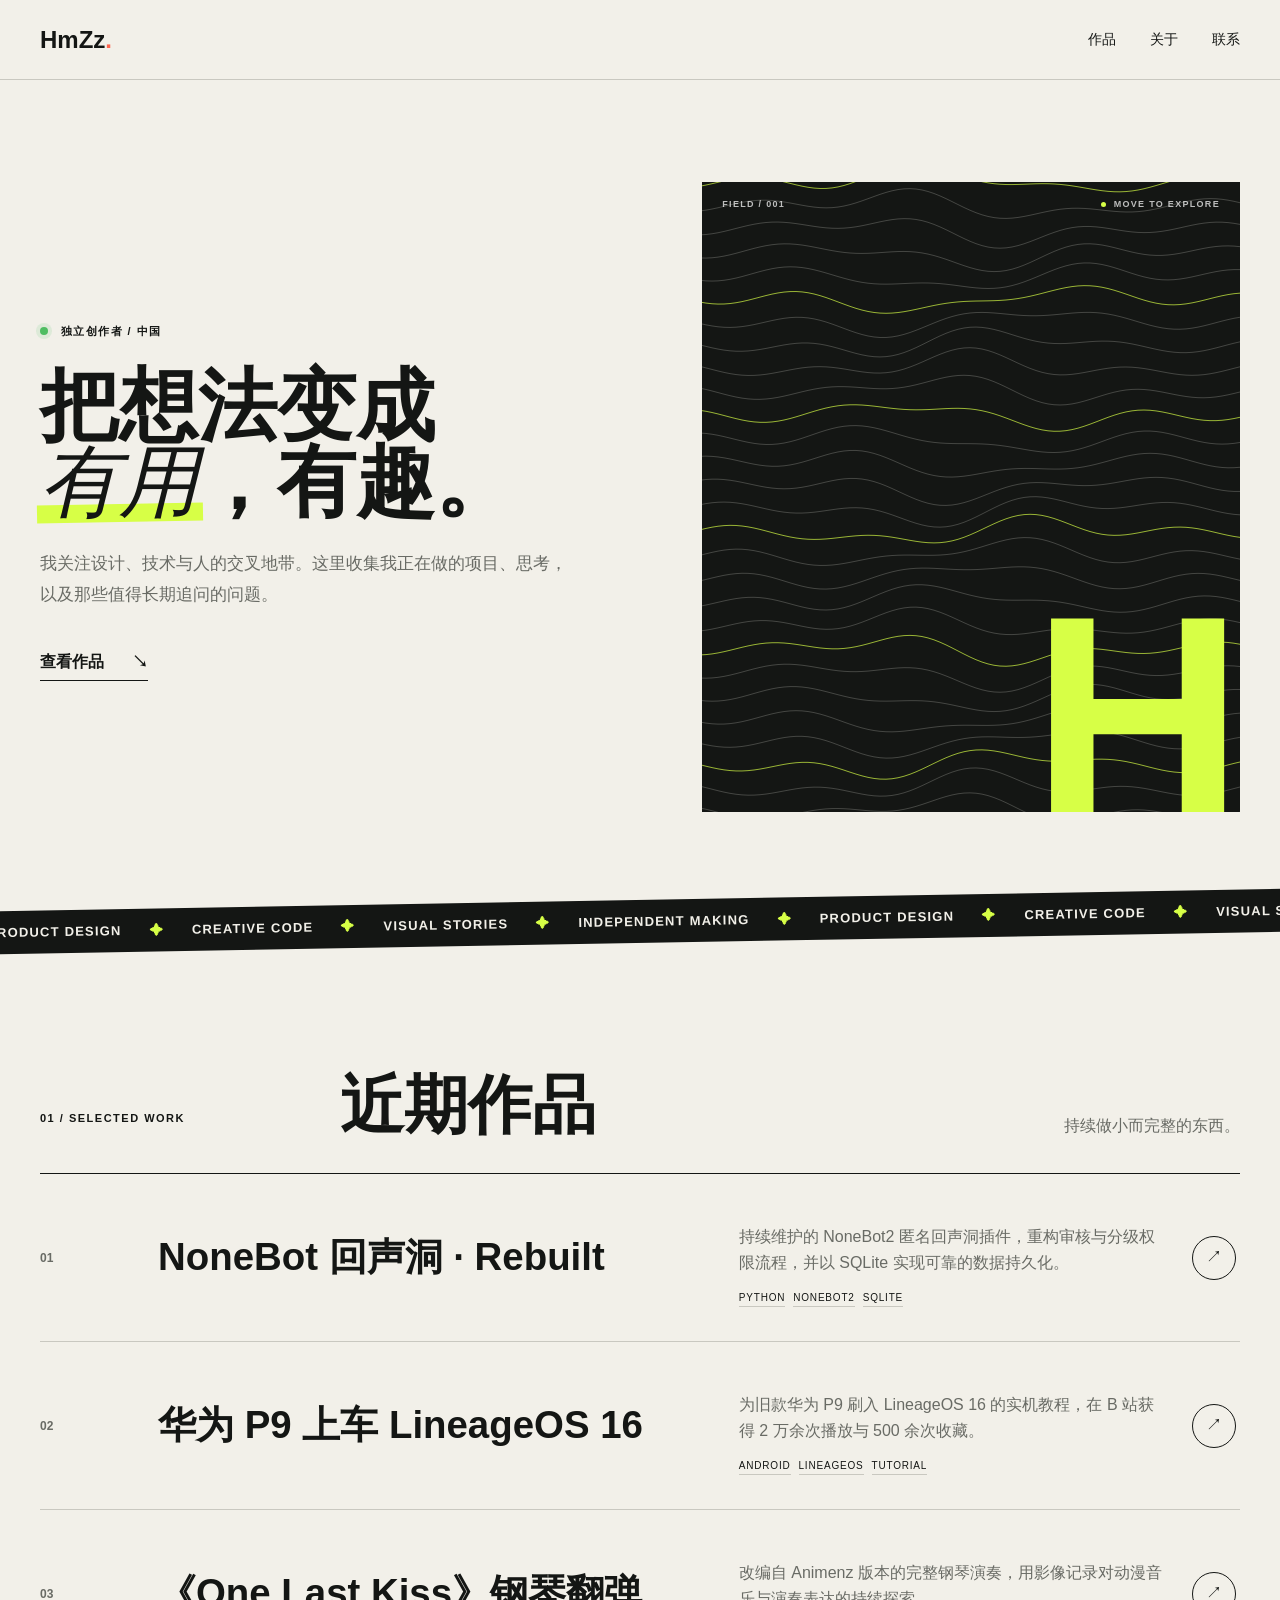
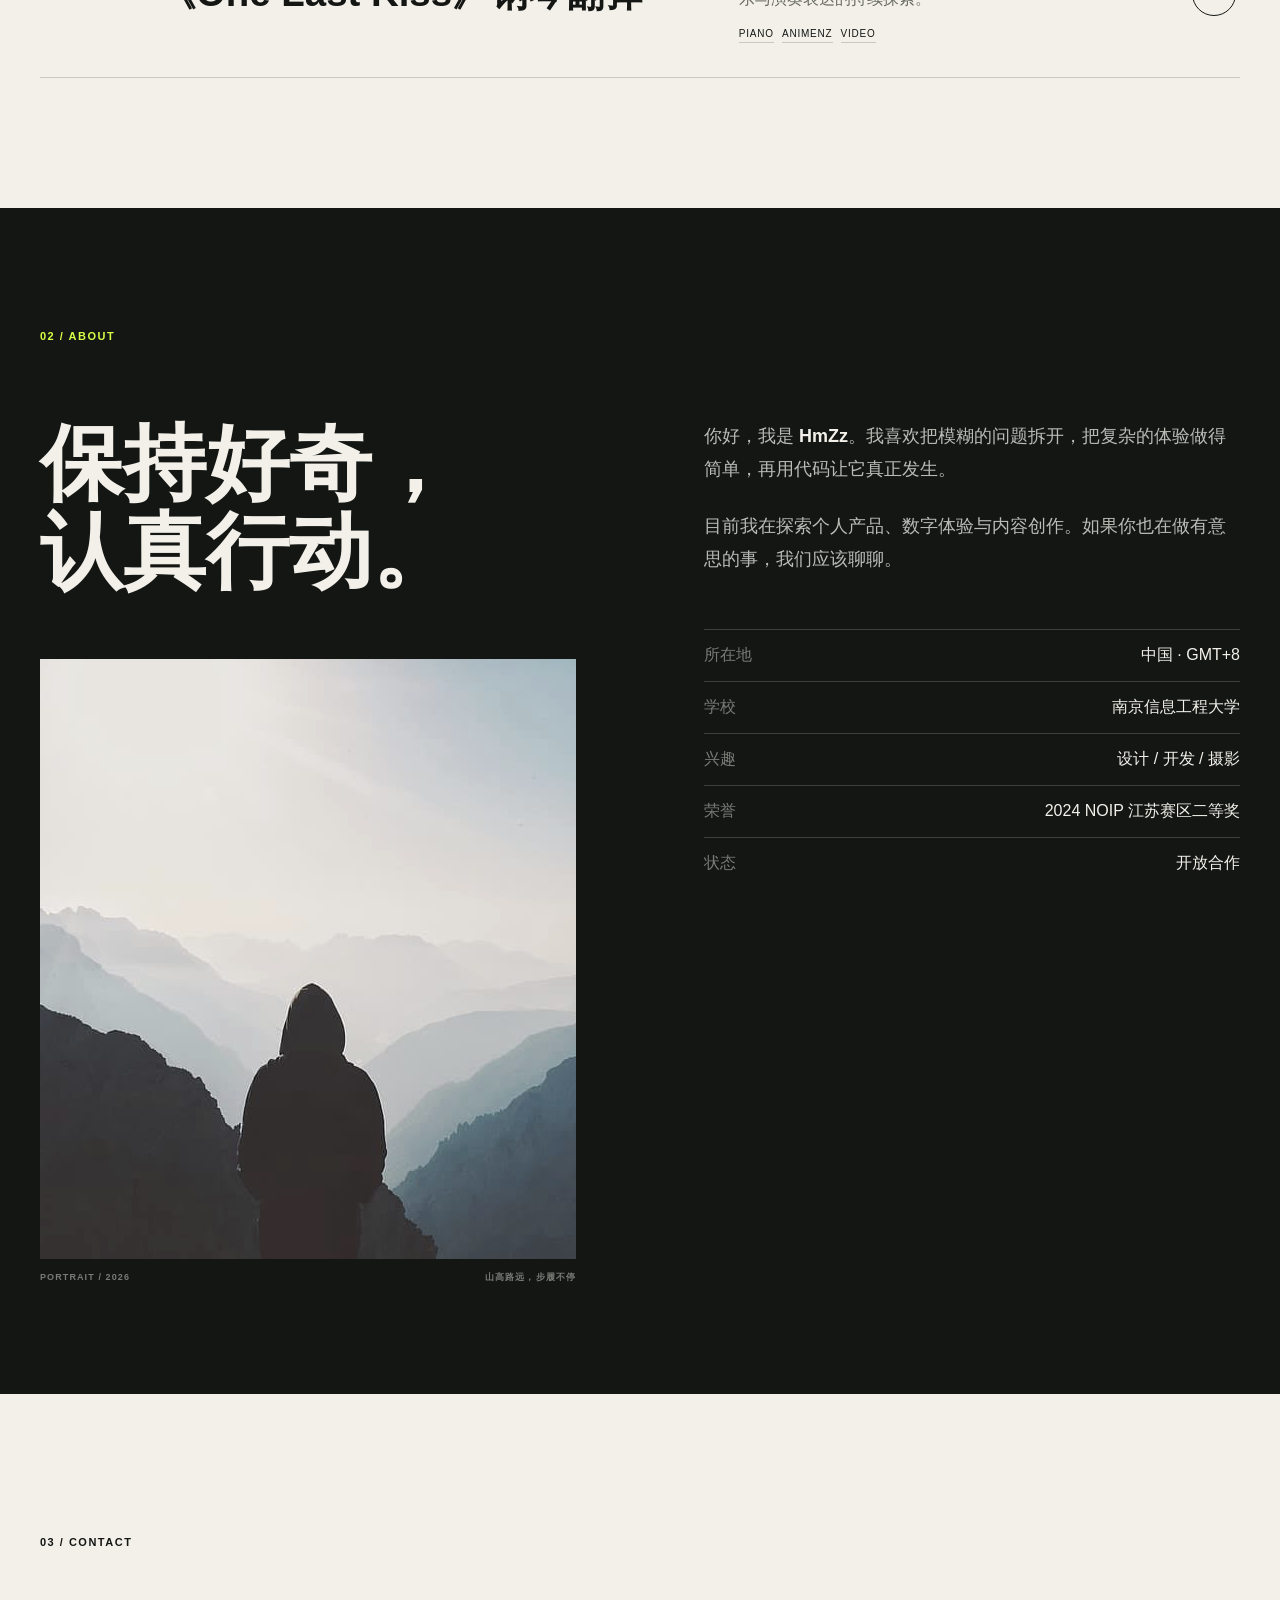
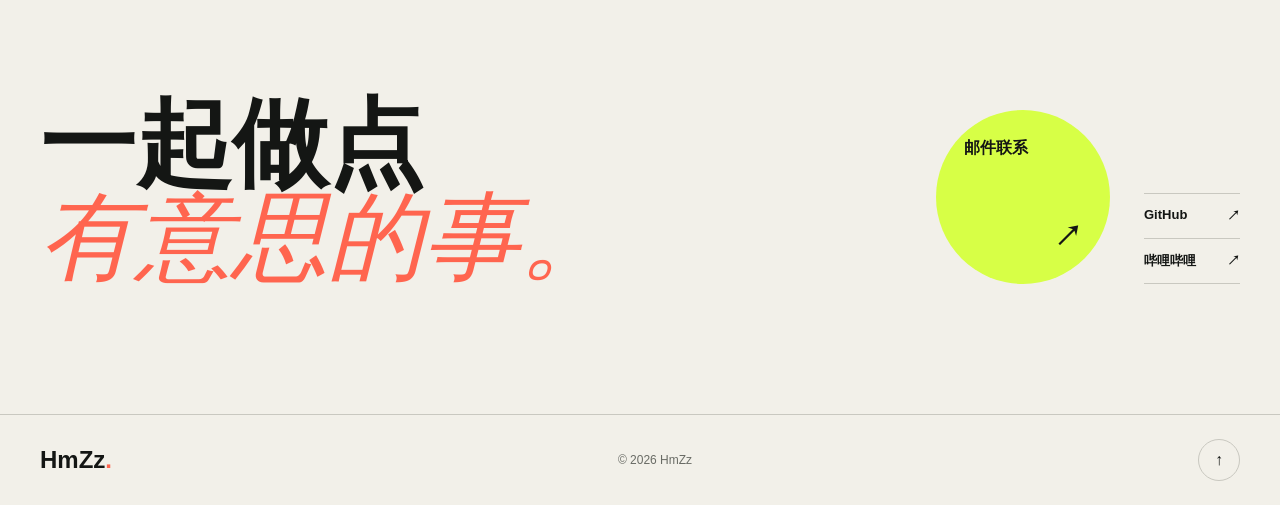
<file: index.html>
<!doctype html>
<html lang="zh-CN">
  <head>
    <meta charset="UTF-8" />
    <meta name="viewport" content="width=device-width, initial-scale=1.0" />
    <meta name="description" content="HmZz 的个人网站，记录作品、想法与探索。" />
    <meta name="theme-color" content="#f2f0e9" />
    <title>HmZz — 个人网站</title>
    <link rel="icon" href="data:image/svg+xml,<svg xmlns=%22http://www.w3.org/2000/svg%22 viewBox=%220 0 100 100%22><rect width=%22100%22 height=%22100%22 rx=%2218%22 fill=%22%23141614%22/><text y=%22.73em%22 x=%2250%22 text-anchor=%22middle%22 font-size=%2252%22 fill=%22%23d7ff46%22>H</text></svg>" />
    <link rel="stylesheet" href="styles.css" />
  </head>
  <body>
    <div class="cursor-glow" aria-hidden="true"></div>
    <header class="site-header">
      <a class="wordmark" href="#top" aria-label="回到首页">HmZz<span class="accent">.</span></a>
      <nav aria-label="主要导航">
        <a href="#work">作品</a>
        <a href="#about">关于</a>
        <a href="#contact">联系</a>
      </nav>
      <button class="menu-button" type="button" aria-expanded="false" aria-label="打开导航菜单">
        <span></span><span></span>
      </button>
    </header>

    <main id="top">
      <section class="hero" aria-labelledby="hero-title">
        <div class="hero-copy">
          <p class="eyebrow"><span class="status-dot"></span> 独立创作者 / 中国</p>
          <h1 id="hero-title">把想法变成<br /><span class="title-line"><em>有用</em>，有趣。</span></h1>
          <p class="hero-intro">我关注设计、技术与人的交叉地带。这里收集我正在做的项目、思考，以及那些值得长期追问的问题。</p>
          <a class="text-link" href="#work">查看作品 <span aria-hidden="true">↘</span></a>
        </div>

        <div class="hero-visual" aria-label="可通过移动、拖动或轻触探索的数字地形图">
          <canvas id="terrain" aria-hidden="true"></canvas>
          <div class="visual-label">
            <span>FIELD / 001</span>
            <span class="explore-hint"><i aria-hidden="true"></i><span id="explore-label">MOVE TO EXPLORE</span></span>
          </div>
          <div class="visual-mark" aria-hidden="true">H</div>
        </div>
        <div class="scroll-note" aria-hidden="true">SCROLL <span></span></div>
      </section>

      <section class="ticker" aria-label="关注领域">
        <div class="ticker-track">
          <span>PRODUCT DESIGN</span><i>✦</i><span>CREATIVE CODE</span><i>✦</i><span>VISUAL STORIES</span><i>✦</i><span>INDEPENDENT MAKING</span><i>✦</i>
          <span aria-hidden="true">PRODUCT DESIGN</span><i aria-hidden="true">✦</i><span aria-hidden="true">CREATIVE CODE</span><i aria-hidden="true">✦</i><span aria-hidden="true">VISUAL STORIES</span><i aria-hidden="true">✦</i><span aria-hidden="true">INDEPENDENT MAKING</span><i aria-hidden="true">✦</i>
        </div>
      </section>

      <section class="work section-shell" id="work" aria-labelledby="work-title">
        <div class="section-heading">
          <p class="section-number">01 / SELECTED WORK</p>
          <h2 id="work-title">近期作品</h2>
          <p>持续做小而完整的东西。</p>
        </div>

        <div class="project-list" id="project-list"></div>
      </section>

      <section class="about" id="about" aria-labelledby="about-title">
        <div class="about-inner section-shell">
          <p class="section-number">02 / ABOUT</p>
          <div class="about-grid">
            <div class="about-intro">
              <h2 id="about-title">保持好奇，<br />认真行动。</h2>
              <figure class="profile-photo">
                <img src="assets/profile.jpg" alt="HmZz 站在群山之间的剪影" width="800" height="600" loading="lazy" />
                <figcaption><span>PORTRAIT / 2026</span><span>山高路远，步履不停</span></figcaption>
              </figure>
            </div>
            <div class="about-copy">
              <p>你好，我是 <strong>HmZz</strong>。我喜欢把模糊的问题拆开，把复杂的体验做得简单，再用代码让它真正发生。</p>
              <p>目前我在探索个人产品、数字体验与内容创作。如果你也在做有意思的事，我们应该聊聊。</p>
              <dl class="facts">
                <div><dt>所在地</dt><dd>中国 · GMT+8</dd></div>
                <div><dt>学校</dt><dd>南京信息工程大学</dd></div>
                <div><dt>兴趣</dt><dd>设计 / 开发 / 摄影</dd></div>
                <div><dt>荣誉</dt><dd>2024 NOIP 江苏赛区二等奖</dd></div>
                <div><dt>状态</dt><dd>开放合作</dd></div>
              </dl>
            </div>
          </div>
        </div>
      </section>

      <section class="contact section-shell" id="contact" aria-labelledby="contact-title">
        <p class="section-number">03 / CONTACT</p>
        <div class="contact-row">
          <h2 id="contact-title">一起做点<br /><em>有意思的事。</em></h2>
          <div class="contact-actions">
            <a class="contact-button" id="email-link" href="mailto:hmzz21669@gmail.com">
              <span>邮件联系</span><span class="button-arrow" aria-hidden="true">↗</span>
            </a>
            <div class="social-links" aria-label="社交平台">
              <a id="github-link" href="https://github.com/hmzz804" target="_blank" rel="noreferrer"><span>GitHub</span><span aria-hidden="true">↗</span></a>
              <a id="bilibili-link" href="https://space.bilibili.com/1641978514" target="_blank" rel="noreferrer"><span>哔哩哔哩</span><span aria-hidden="true">↗</span></a>
            </div>
          </div>
        </div>
      </section>
    </main>

    <footer>
      <a class="wordmark" href="#top">HmZz<span class="accent">.</span></a>
      <p>© <span id="year"></span> HmZz</p>
      <button class="back-top" type="button" aria-label="返回顶部">↑</button>
    </footer>

    <script src="config.js"></script>
    <script src="analytics.js"></script>
    <script src="app.js"></script>
  </body>
</html>
</file>
<file: styles.css>
:root {
  --paper: #f2f0e9;
  --ink: #141614;
  --muted: #696b65;
  --line: #c9c8c0;
  --signal: #d7ff46;
  --coral: #ff654f;
  --max: 1440px;
}

* { box-sizing: border-box; }
html { scroll-behavior: smooth; }
body {
  margin: 0;
  background: var(--paper);
  color: var(--ink);
  font-family: Inter, "PingFang SC", "Microsoft YaHei", Arial, sans-serif;
  letter-spacing: 0;
  overflow-x: hidden;
}
a { color: inherit; text-decoration: none; }
button { color: inherit; font: inherit; }
::selection { background: var(--signal); color: var(--ink); }

.cursor-glow {
  position: fixed;
  z-index: -1;
  width: 420px;
  height: 420px;
  left: -500px;
  top: -500px;
  border-radius: 50%;
  background: radial-gradient(circle, rgba(215,255,70,.2), transparent 68%);
  pointer-events: none;
  transform: translate(-50%, -50%);
}

.site-header {
  height: 80px;
  display: flex;
  align-items: center;
  justify-content: space-between;
  max-width: var(--max);
  margin: auto;
  padding: 0 40px;
  border-bottom: 1px solid var(--line);
}
.wordmark { font: 800 24px/1 Arial, sans-serif; }
.accent { color: var(--coral); }
nav { display: flex; gap: 34px; font-size: 14px; }
nav a { position: relative; }
nav a::after { content: ""; position: absolute; left: 0; bottom: -6px; width: 100%; height: 1px; background: var(--ink); transform: scaleX(0); transform-origin: right; transition: transform .25s; }
nav a:hover::after { transform: scaleX(1); transform-origin: left; }
.menu-button { display: none; border: 0; background: none; width: 42px; height: 42px; padding: 10px; }
.menu-button span { display: block; height: 1px; background: currentColor; margin: 7px 0; transition: transform .25s; }

.hero {
  min-height: calc(100svh - 80px);
  max-width: var(--max);
  margin: auto;
  padding: 52px 40px 38px;
  display: grid;
  grid-template-columns: minmax(0, 1.06fr) minmax(380px, .94fr);
  gap: 56px;
  align-items: center;
  position: relative;
}
.eyebrow, .section-number { font: 700 11px/1.4 Arial, sans-serif; letter-spacing: 1.5px; }
.status-dot { display: inline-block; width: 8px; height: 8px; margin-right: 8px; border-radius: 50%; background: #4fbd62; box-shadow: 0 0 0 4px rgba(79,189,98,.13); }
.hero h1 { margin: 28px 0; font-size: clamp(52px, 6.2vw, 104px); line-height: .96; font-weight: 750; }
.title-line { white-space: nowrap; }
.hero h1 em, .contact h2 em { font-family: Georgia, "Songti SC", serif; font-weight: 400; }
.hero h1 em { position: relative; z-index: 0; }
.hero h1 em::after { content: ""; position: absolute; left: -2%; bottom: 4%; width: 105%; height: 21%; background: var(--signal); z-index: -1; transform: rotate(-1deg); }
.hero-intro { max-width: 540px; color: var(--muted); font-size: 17px; line-height: 1.85; }
.text-link { display: inline-flex; gap: 28px; align-items: center; margin-top: 24px; padding-bottom: 7px; border-bottom: 1px solid currentColor; font-weight: 700; }
.text-link span { transition: transform .25s; }
.text-link:hover span { transform: translate(4px, 4px); }
.hero-visual { position: relative; min-width: 0; width: 100%; height: min(70vh, 690px); min-height: 470px; overflow: hidden; background: var(--ink); cursor: crosshair; }
#terrain { width: 100%; height: 100%; display: block; touch-action: none; }
.visual-label { position: absolute; inset: 18px 20px auto; display: flex; justify-content: space-between; color: rgba(255,255,255,.72); font: 700 9px/1 Arial, sans-serif; letter-spacing: 1.3px; }
.explore-hint { position: absolute; top: 0; right: 0; display: inline-flex; align-items: center; gap: 8px; white-space: nowrap; }
.explore-hint i { width: 5px; height: 5px; border-radius: 50%; background: var(--signal); box-shadow: 0 0 0 0 rgba(215,255,70,.48); animation: explore-pulse 2s ease-out infinite; }
.hero-visual.is-active .explore-hint { color: var(--signal); }
.hero-visual.is-active .explore-hint i { animation: none; box-shadow: 0 0 0 4px rgba(215,255,70,.16); }
@keyframes explore-pulse { 55%, 100% { box-shadow: 0 0 0 9px rgba(215,255,70,0); } }
.visual-mark { position: absolute; right: -4px; bottom: -54px; color: var(--signal); font: 900 min(23vw, 310px)/1 Arial, sans-serif; }
.scroll-note { position: absolute; left: 40px; bottom: 20px; font: 700 9px/1 Arial, sans-serif; letter-spacing: 1.5px; writing-mode: vertical-rl; display: flex; align-items: center; gap: 12px; }
.scroll-note span { display: block; height: 38px; width: 1px; background: var(--ink); }

.ticker { overflow: hidden; background: var(--ink); color: var(--paper); transform: rotate(-1deg); width: 102%; margin-left: -1%; }
.ticker-track { width: max-content; display: flex; align-items: center; gap: 28px; padding: 15px 0; animation: ticker 22s linear infinite; font: 700 13px/1 Arial, sans-serif; letter-spacing: 1.2px; }
.ticker i { color: var(--signal); font-style: normal; }
@keyframes ticker { to { transform: translateX(-50%); } }

@media (max-width: 1300px) {
  .scroll-note { display: none; }
}

.section-shell { max-width: var(--max); margin: auto; padding: 130px 40px; }
.section-heading { display: grid; grid-template-columns: 1fr 2fr 1fr; align-items: end; padding-bottom: 36px; border-bottom: 1px solid var(--ink); }
.section-heading h2 { margin: 0; font-size: clamp(42px, 5vw, 76px); line-height: 1; }
.section-heading > p:last-child { margin: 0; color: var(--muted); text-align: right; }
.project { display: grid; grid-template-columns: 90px 1.3fr 1fr 48px; gap: 28px; align-items: center; min-height: 168px; border-bottom: 1px solid var(--line); cursor: default; transition: padding .25s, background .25s; }
.project:hover { padding: 0 20px; background: #e7e5de; }
.project-index { font: 700 12px/1 Arial, sans-serif; color: var(--muted); }
.project h3 { margin: 0; font-size: clamp(25px, 3vw, 42px); }
.project p { color: var(--muted); line-height: 1.6; }
.project-arrow { display: grid; place-items: center; width: 44px; height: 44px; border: 1px solid var(--ink); border-radius: 50%; transition: background .2s, transform .2s; }
.project:hover .project-arrow { background: var(--signal); transform: rotate(45deg); }
.project-tags { display: flex; flex-wrap: wrap; gap: 8px; margin-top: 12px; }
.project-tags span { font-size: 10px; letter-spacing: .8px; text-transform: uppercase; border-bottom: 1px solid var(--line); padding-bottom: 3px; }

.about { background: var(--ink); color: var(--paper); }
.about-inner { padding-top: 110px; padding-bottom: 110px; }
.about .section-number { color: var(--signal); }
.about-grid { display: grid; grid-template-columns: 1fr 1fr; gap: 10vw; margin-top: 76px; }
.about h2 { margin: 0; font-size: clamp(50px, 6.5vw, 96px); line-height: 1.05; }
.about-intro { min-width: 0; }
.profile-photo { margin: 64px 0 0; }
.profile-photo img { display: block; width: 100%; aspect-ratio: 4 / 3; object-fit: cover; object-position: 50% 52%; filter: saturate(.78) contrast(1.05); }
.profile-photo figcaption { display: flex; justify-content: space-between; gap: 20px; margin-top: 12px; color: #777b74; font: 700 9px/1.4 Arial, sans-serif; letter-spacing: 1.1px; }
.about-copy > p { margin: 0 0 25px; font-size: 18px; line-height: 1.8; color: #b9bbb5; }
.about-copy strong { color: var(--paper); }
.facts { margin: 54px 0 0; }
.facts div { display: flex; justify-content: space-between; padding: 15px 0; border-top: 1px solid #3e403d; }
.facts dt { color: #777b74; }
.facts dd { margin: 0; max-width: 72%; text-align: right; overflow-wrap: anywhere; }

.contact { min-height: 620px; display: flex; flex-direction: column; justify-content: space-between; }
.contact-row { display: flex; align-items: end; justify-content: space-between; gap: 40px; }
.contact h2 { margin: 60px 0 0; font-size: clamp(54px, 7.5vw, 116px); line-height: .96; }
.contact h2 em { color: var(--coral); }
.contact-actions { display: flex; align-items: end; gap: 34px; }
.contact-button { flex: 0 0 174px; aspect-ratio: 1; border-radius: 50%; background: var(--signal); display: flex; flex-direction: column; justify-content: space-between; padding: 28px; font-weight: 700; transition: transform .3s, background .3s; }
.contact-button:hover { transform: rotate(-7deg) scale(1.04); background: var(--coral); }
.button-arrow { align-self: end; font-size: 28px; }
.social-links { width: 150px; }
.social-links a { display: flex; justify-content: space-between; gap: 24px; padding: 13px 0; border-top: 1px solid var(--line); font-size: 13px; font-weight: 700; }
.social-links a:last-child { border-bottom: 1px solid var(--line); }
.social-links a span:last-child { transition: transform .2s; }
.social-links a:hover span:last-child { transform: translate(3px, -3px); }

footer { max-width: var(--max); margin: auto; padding: 24px 40px; border-top: 1px solid var(--line); display: flex; align-items: center; justify-content: space-between; }
footer p { font-size: 12px; color: var(--muted); }
.back-top { width: 42px; height: 42px; border: 1px solid var(--line); border-radius: 50%; background: transparent; cursor: pointer; }

@media (max-width: 820px) {
  .site-header { height: 68px; padding: 0 20px; }
  .menu-button { display: block; }
  nav { position: fixed; z-index: 9; top: 68px; left: 0; right: 0; background: var(--ink); color: var(--paper); padding: 32px 20px; flex-direction: column; font-size: 22px; transform: translateY(-130%); transition: transform .3s; }
  nav.open { transform: translateY(0); }
  .hero { min-height: auto; padding: 50px 20px 42px; display: flex; flex-direction: column; gap: 42px; align-items: stretch; }
  .hero-copy { min-width: 0; }
  .hero h1 { font-size: clamp(42px, 12vw, 58px); }
  .hero-visual { height: 58vh; min-height: 420px; }
  .hero-visual { cursor: default; }
  .visual-label { right: 14px; }
  .explore-hint { gap: 6px; }
  .scroll-note { display: none; }
  .section-shell { padding: 90px 20px; }
  .section-heading { grid-template-columns: 1fr; gap: 18px; }
  .section-heading > p:last-child { text-align: left; }
  .project { grid-template-columns: 40px 1fr 44px; gap: 12px; padding: 26px 0; }
  .project > div { grid-column: 2; }
  .project-index { grid-column: 1; grid-row: 1; align-self: start; margin-top: 9px; }
  .project-arrow { grid-column: 3; grid-row: 1; }
  .project:hover { padding: 26px 8px; }
  .about-grid { grid-template-columns: 1fr; gap: 54px; margin-top: 48px; }
  .profile-photo { margin-top: 42px; }
  .profile-photo img { aspect-ratio: 5 / 4; object-position: 50% 55%; }
  .profile-photo figcaption { gap: 12px; }
  .contact { min-height: 570px; }
  .contact-row { flex-direction: column; align-items: flex-start; }
  .contact-actions { width: 100%; align-items: end; justify-content: space-between; gap: 20px; }
  .contact-button { flex-basis: 138px; padding: 22px; }
  .social-links { width: min(150px, 42vw); }
  footer { padding: 22px 20px; }
}

@media (prefers-reduced-motion: reduce) {
  html { scroll-behavior: auto; }
  *, *::before, *::after { animation-duration: .01ms !important; animation-iteration-count: 1 !important; transition-duration: .01ms !important; }
  .cursor-glow { display: none; }
}
</file>
